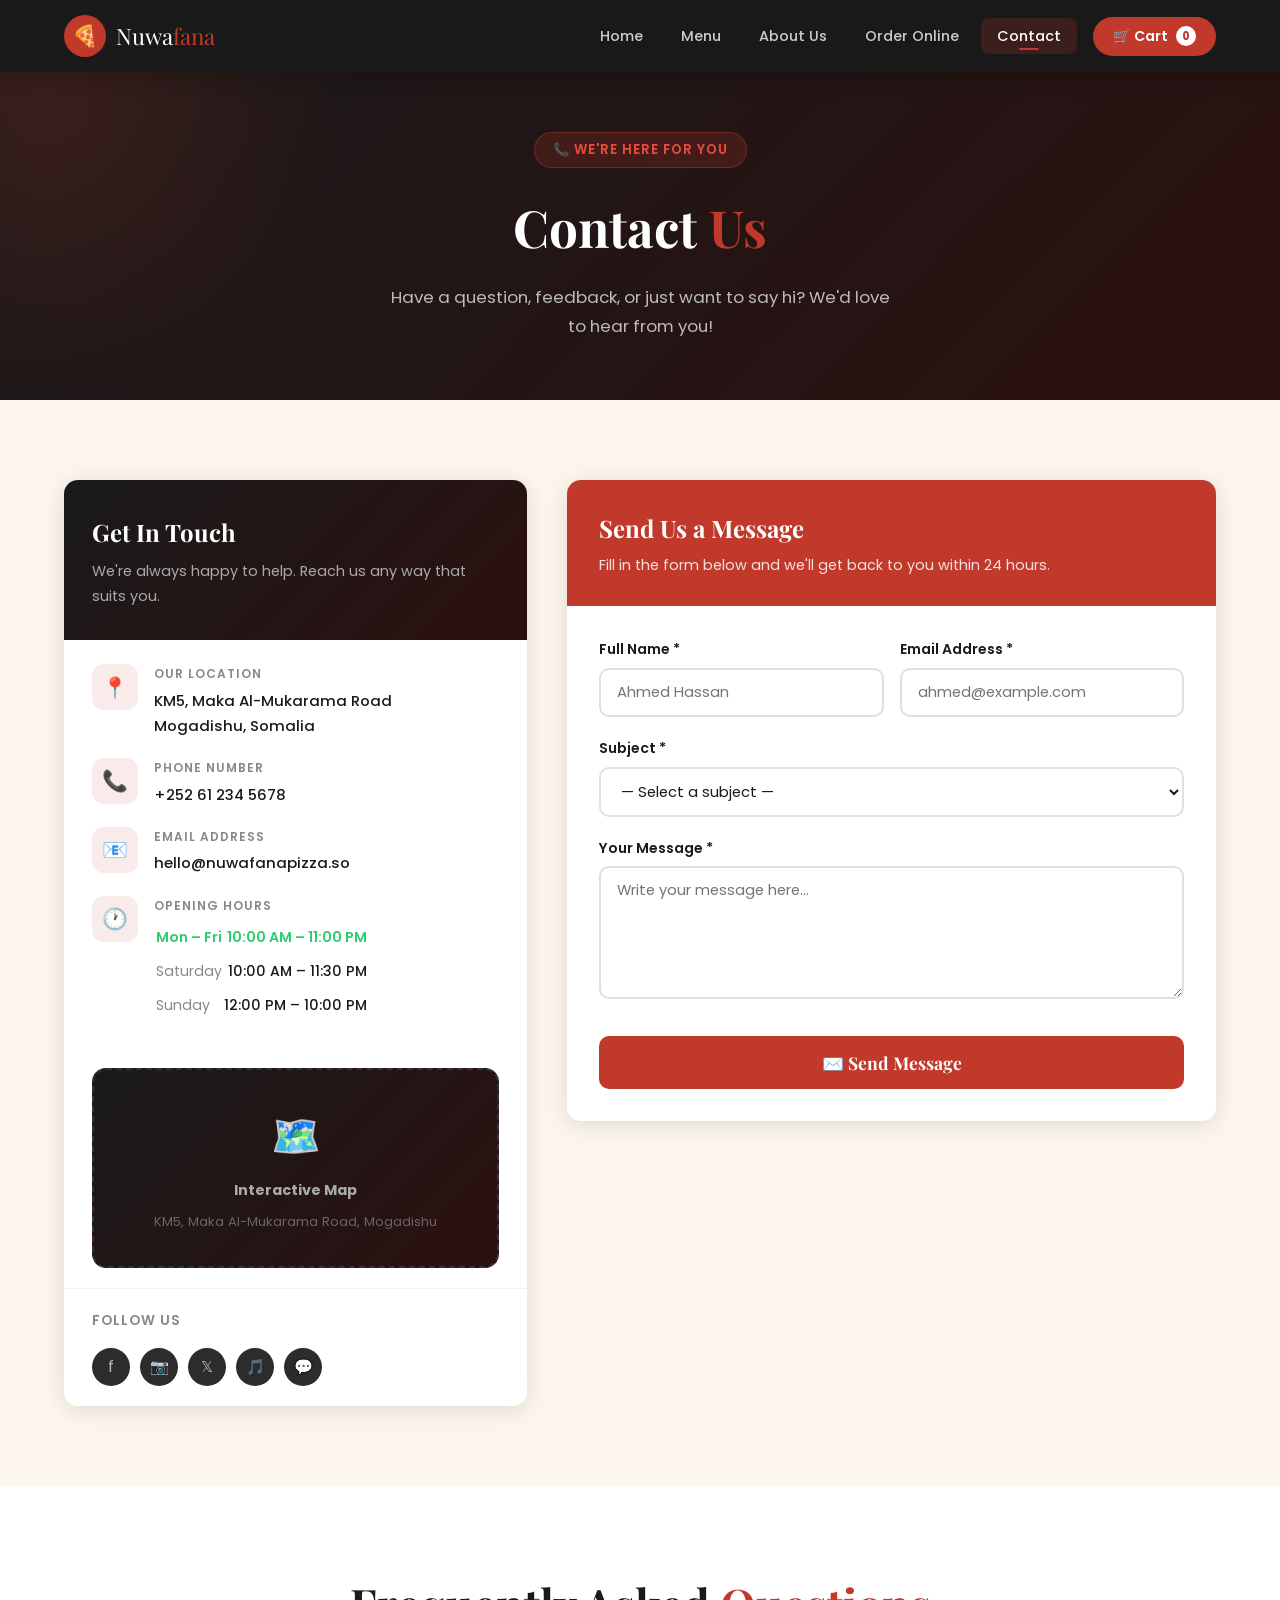
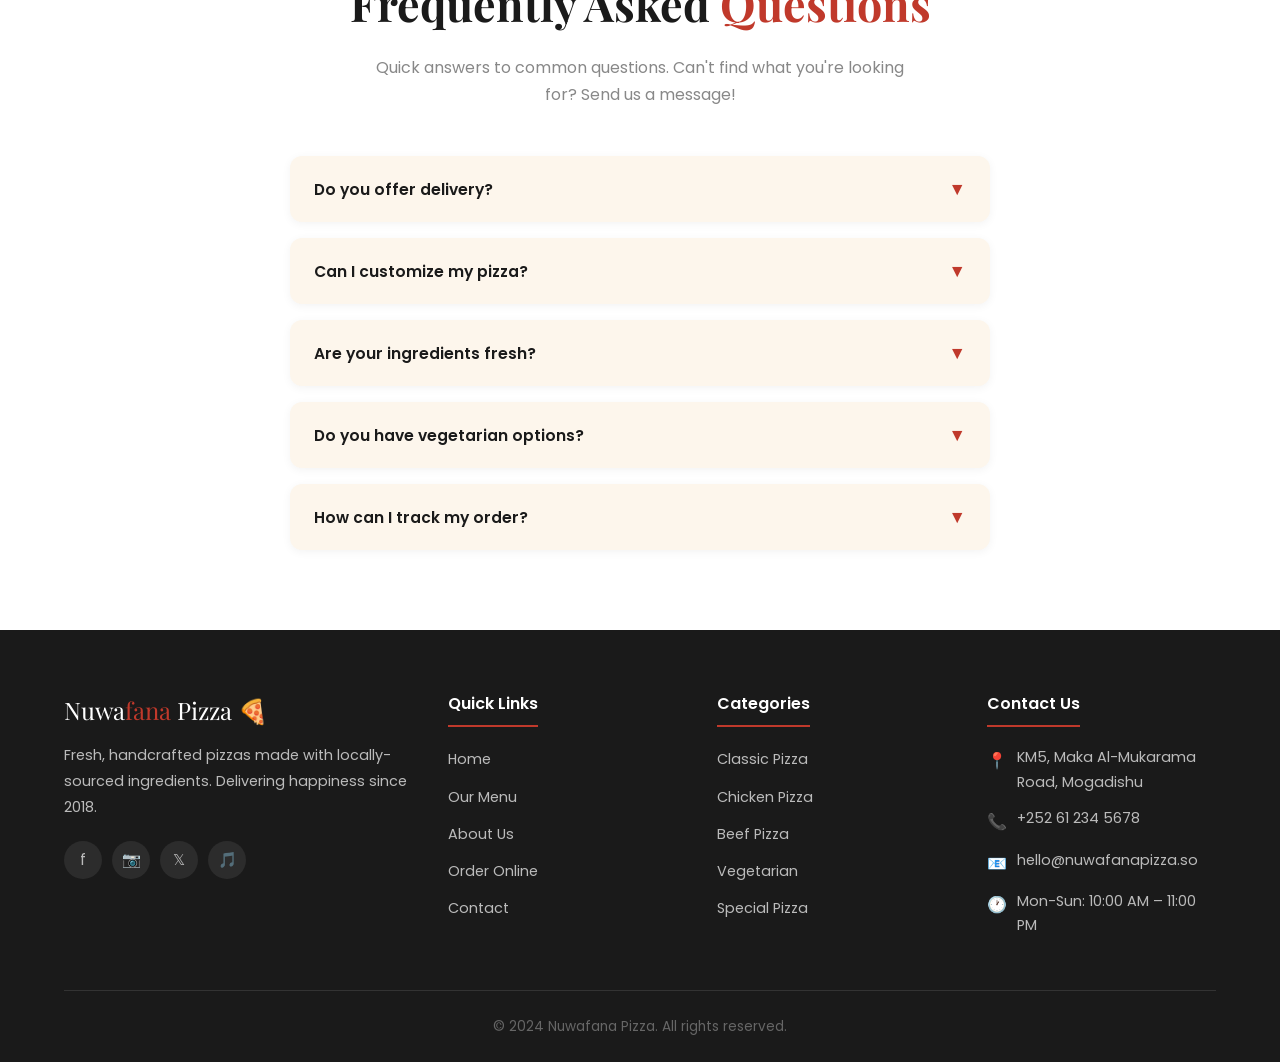
<file: suldaano/nuwafana-pizza/contact.html>
<!DOCTYPE html>
<html lang="en">

<head>
    <meta charset="UTF-8" />
    <meta name="viewport" content="width=device-width, initial-scale=1.0" />
    <title>Contact Us — Nuwafana Pizza</title>
    <meta name="description"
        content="Contact Nuwafana Pizza. Find our phone number, email, location, and opening hours. Or send us a message using our contact form." />
    <link rel="stylesheet" href="css/style.css" />
    <style>
        /* ── CONTACT-SPECIFIC STYLES ── */
        .contact-layout {
            background: var(--cream);
        }

        .contact-layout .container {
            display: grid;
            grid-template-columns: 1fr 1.4fr;
            gap: 40px;
            align-items: start;
        }

        /* Info Cards */
        .contact-info-card {
            background: var(--white);
            border-radius: var(--radius);
            overflow: hidden;
            box-shadow: var(--shadow);
        }

        .cic-header {
            background: linear-gradient(135deg, var(--black) 0%, #2c1010 100%);
            padding: 32px 28px;
            color: var(--white);
        }

        .cic-header h2 {
            font-family: var(--font-heading);
            font-size: 1.5rem;
            margin-bottom: 6px;
        }

        .cic-header p {
            color: #aaa;
            font-size: 0.9rem;
        }

        .cic-items {
            padding: 24px 28px;
            display: flex;
            flex-direction: column;
            gap: 20px;
        }

        .cic-item {
            display: flex;
            align-items: flex-start;
            gap: 16px;
        }

        .cic-item-icon {
            width: 46px;
            height: 46px;
            background: rgba(192, 57, 43, 0.1);
            border-radius: 12px;
            display: flex;
            align-items: center;
            justify-content: center;
            font-size: 1.3rem;
            flex-shrink: 0;
        }

        .cic-item-label {
            font-size: 0.75rem;
            font-weight: 600;
            text-transform: uppercase;
            letter-spacing: 1px;
            color: var(--gray);
            margin-bottom: 3px;
        }

        .cic-item-value {
            font-size: 0.93rem;
            font-weight: 500;
            color: var(--black);
        }

        .cic-item-value a {
            color: var(--black);
            transition: var(--transition);
        }

        .cic-item-value a:hover {
            color: var(--red);
        }

        /* Opening Hours */
        .hours-table {
            width: 100%;
            margin-top: 4px;
        }

        .hours-table tr td {
            font-size: 0.88rem;
            padding: 4px 0;
        }

        .hours-table .day {
            color: var(--gray);
        }

        .hours-table .time {
            text-align: right;
            font-weight: 500;
        }

        .hours-table .today .day,
        .hours-table .today .time {
            color: #2ecc71;
            font-weight: 600;
        }

        /* Social Links in contact */
        .cic-social {
            padding: 20px 28px;
            border-top: 1px solid #f0f0f0;
        }

        .cic-social h4 {
            font-size: 0.85rem;
            font-weight: 600;
            color: var(--gray);
            text-transform: uppercase;
            letter-spacing: 1px;
            margin-bottom: 12px;
        }

        .cic-social .social-links {
            gap: 10px;
        }

        /* Map Placeholder */
        .map-placeholder {
            background: linear-gradient(135deg, #1a1a1a 0%, #2c1010 100%);
            border-radius: var(--radius);
            height: 200px;
            display: flex;
            flex-direction: column;
            align-items: center;
            justify-content: center;
            color: #666;
            font-size: 0.9rem;
            text-align: center;
            margin: 20px 28px;
            border: 2px dashed #333;
            gap: 8px;
        }

        .map-placeholder .map-icon {
            font-size: 2.5rem;
        }

        .map-placeholder strong {
            color: #aaa;
        }

        /* Contact Form */
        .contact-form-box {
            background: var(--white);
            border-radius: var(--radius);
            box-shadow: var(--shadow);
            overflow: hidden;
        }

        .cfb-header {
            background: var(--red);
            padding: 28px 32px;
            color: var(--white);
        }

        .cfb-header h2 {
            font-family: var(--font-heading);
            font-size: 1.5rem;
            margin-bottom: 4px;
        }

        .cfb-header p {
            opacity: 0.85;
            font-size: 0.9rem;
        }

        .cfb-body {
            padding: 32px;
        }

        .form-row {
            display: grid;
            grid-template-columns: 1fr 1fr;
            gap: 16px;
        }

        .submit-btn {
            width: 100%;
            padding: 15px;
            background: var(--red);
            color: var(--white);
            border: none;
            border-radius: 10px;
            font-family: var(--font-heading);
            font-size: 1.1rem;
            font-weight: 700;
            cursor: pointer;
            transition: var(--transition);
            margin-top: 8px;
        }

        .submit-btn:hover {
            background: var(--red-dark);
            transform: translateY(-2px);
        }

        /* Success Message */
        .contact-success {
            display: none;
            background: linear-gradient(135deg, #e8f8f0 0%, #d4efdf 100%);
            border: 2px solid #2ecc71;
            border-radius: var(--radius);
            padding: 32px;
            text-align: center;
        }

        .contact-success .success-icon {
            font-size: 3rem;
            margin-bottom: 14px;
        }

        .contact-success h3 {
            font-family: var(--font-heading);
            font-size: 1.4rem;
            color: var(--black);
            margin-bottom: 8px;
        }

        .contact-success p {
            color: #555;
            font-size: 0.92rem;
            line-height: 1.7;
        }

        @media (max-width: 900px) {
            .contact-layout .container {
                grid-template-columns: 1fr;
            }

            .form-row {
                grid-template-columns: 1fr;
            }
        }
    </style>
</head>

<body>

    <!-- ===== NAVIGATION ===== -->
    <nav class="navbar">
        <div class="container">
            <a href="index.html" class="nav-logo">
                <div class="logo-icon">🍕</div>
                <div class="logo-text">Nuwa<span>fana</span></div>
            </a>
            <ul class="nav-menu" id="navMenu">
                <li><a href="index.html" class="nav-link">Home</a></li>
                <li><a href="menu.html" class="nav-link">Menu</a></li>
                <li><a href="about.html" class="nav-link">About Us</a></li>
                <li><a href="order.html" class="nav-link">Order Online</a></li>
                <li><a href="contact.html" class="nav-link">Contact</a></li>
                <li>
                    <button class="nav-cart-btn" onclick="window.location.href='order.html'">
                        🛒 Cart <span class="cart-count">0</span>
                    </button>
                </li>
            </ul>
            <div class="nav-toggle" id="navToggle"><span></span><span></span><span></span></div>
        </div>
    </nav>

    <!-- ===== PAGE HERO ===== -->
    <section class="page-hero">
        <div class="container">
            <span class="hero-tag">📞 We're Here for You</span>
            <h1>Contact <span>Us</span></h1>
            <p>Have a question, feedback, or just want to say hi? We'd love to hear from you!</p>
        </div>
    </section>

    <!-- ===== CONTACT LAYOUT ===== -->
    <section class="section-padding contact-layout">
        <div class="container">

            <!-- ── LEFT: Info Card ── -->
            <div class="contact-info-card">
                <div class="cic-header">
                    <h2>Get In Touch</h2>
                    <p>We're always happy to help. Reach us any way that suits you.</p>
                </div>

                <div class="cic-items">
                    <div class="cic-item">
                        <div class="cic-item-icon">📍</div>
                        <div>
                            <div class="cic-item-label">Our Location</div>
                            <div class="cic-item-value">KM5, Maka Al-Mukarama Road<br>Mogadishu, Somalia</div>
                        </div>
                    </div>
                    <div class="cic-item">
                        <div class="cic-item-icon">📞</div>
                        <div>
                            <div class="cic-item-label">Phone Number</div>
                            <div class="cic-item-value"><a href="tel:+252612345678">+252 61 234 5678</a></div>
                        </div>
                    </div>
                    <div class="cic-item">
                        <div class="cic-item-icon">📧</div>
                        <div>
                            <div class="cic-item-label">Email Address</div>
                            <div class="cic-item-value"><a
                                    href="mailto:hello@nuwafanapizza.so">hello@nuwafanapizza.so</a></div>
                        </div>
                    </div>
                    <div class="cic-item">
                        <div class="cic-item-icon">🕐</div>
                        <div>
                            <div class="cic-item-label">Opening Hours</div>
                            <table class="hours-table">
                                <tr class="today">
                                    <td class="day">Mon – Fri</td>
                                    <td class="time">10:00 AM – 11:00 PM</td>
                                </tr>
                                <tr>
                                    <td class="day">Saturday</td>
                                    <td class="time">10:00 AM – 11:30 PM</td>
                                </tr>
                                <tr>
                                    <td class="day">Sunday</td>
                                    <td class="time">12:00 PM – 10:00 PM</td>
                                </tr>
                            </table>
                        </div>
                    </div>
                </div>

                <!-- Map Placeholder -->
                <div class="map-placeholder">
                    <div class="map-icon">🗺️</div>
                    <strong>Interactive Map</strong>
                    <span style="font-size:0.82rem;">KM5, Maka Al-Mukarama Road, Mogadishu</span>
                </div>

                <!-- Social -->
                <div class="cic-social">
                    <h4>Follow Us</h4>
                    <div class="social-links">
                        <a href="#" class="social-link" aria-label="Facebook">f</a>
                        <a href="#" class="social-link" aria-label="Instagram">📷</a>
                        <a href="#" class="social-link" aria-label="Twitter">𝕏</a>
                        <a href="#" class="social-link" aria-label="TikTok">🎵</a>
                        <a href="#" class="social-link" aria-label="WhatsApp">💬</a>
                    </div>
                </div>
            </div>

            <!-- ── RIGHT: Contact Form ── -->
            <div class="contact-form-box">
                <div class="cfb-header">
                    <h2>Send Us a Message</h2>
                    <p>Fill in the form below and we'll get back to you within 24 hours.</p>
                </div>

                <div class="cfb-body">
                    <!-- Form -->
                    <form id="contactForm" novalidate>
                        <div class="form-row">
                            <div class="form-group">
                                <label for="contactName">Full Name *</label>
                                <input type="text" id="contactName" class="form-control" placeholder="Ahmed Hassan"
                                    required />
                                <span class="error-msg">Please enter your name.</span>
                            </div>
                            <div class="form-group">
                                <label for="contactEmail">Email Address *</label>
                                <input type="email" id="contactEmail" class="form-control"
                                    placeholder="ahmed@example.com" required />
                                <span class="error-msg">Please enter a valid email.</span>
                            </div>
                        </div>

                        <div class="form-group">
                            <label for="contactSubject">Subject *</label>
                            <select id="contactSubject" class="form-control" required>
                                <option value="">— Select a subject —</option>
                                <option value="order">Order Inquiry</option>
                                <option value="feedback">Feedback & Reviews</option>
                                <option value="partnership">Business Partnership</option>
                                <option value="complaint">Complaint / Issue</option>
                                <option value="other">Other</option>
                            </select>
                            <span class="error-msg">Please select a subject.</span>
                        </div>

                        <div class="form-group">
                            <label for="contactMessage">Your Message *</label>
                            <textarea id="contactMessage" class="form-control" rows="5"
                                placeholder="Write your message here…" required style="resize:vertical;"></textarea>
                            <span class="error-msg">Please enter your message.</span>
                        </div>

                        <button type="submit" class="submit-btn">✉️ Send Message</button>
                    </form>

                    <!-- Success Message (hidden until form submitted) -->
                    <div class="contact-success" id="contactSuccess">
                        <div class="success-icon">🎉</div>
                        <h3>Message Sent!</h3>
                        <p>
                            Thank you for reaching out to Nuwafana Pizza! We've received your message and will get back
                            to you within 24 hours. In the meantime, feel free to explore our menu or place an order!
                        </p>
                        <div style="display:flex;gap:12px;justify-content:center;flex-wrap:wrap;margin-top:20px;">
                            <a href="menu.html" class="btn btn-primary">Explore Menu</a>
                            <a href="order.html" class="btn btn-dark">Order Now</a>
                        </div>
                    </div>
                </div>
            </div>

        </div>
    </section>

    <!-- ===== FAQ SECTION ===== -->
    <section class="section-padding" style="background:var(--white);">
        <div class="container">
            <div class="text-center">
                <h2 class="section-title">Frequently Asked <span>Questions</span></h2>
                <p class="section-subtitle">Quick answers to common questions. Can't find what you're looking for? Send
                    us a message!</p>
            </div>

            <div style="max-width:700px;margin:0 auto;display:flex;flex-direction:column;gap:16px;" id="faqList">
                <!-- Rendered by JS -->
            </div>
        </div>
    </section>

    <!-- ===== FOOTER ===== -->
    <footer class="footer">
        <div class="container">
            <div class="footer-grid">
                <div class="footer-brand">
                    <div class="logo-text">Nuwa<span>fana</span> Pizza 🍕</div>
                    <p>Fresh, handcrafted pizzas made with locally-sourced ingredients. Delivering happiness since 2018.
                    </p>
                    <div class="social-links" style="margin-top:20px;">
                        <a href="#" class="social-link">f</a>
                        <a href="#" class="social-link">📷</a>
                        <a href="#" class="social-link">𝕏</a>
                        <a href="#" class="social-link">🎵</a>
                    </div>
                </div>
                <div class="footer-col">
                    <h4>Quick Links</h4>
                    <ul>
                        <li><a href="index.html">Home</a></li>
                        <li><a href="menu.html">Our Menu</a></li>
                        <li><a href="about.html">About Us</a></li>
                        <li><a href="order.html">Order Online</a></li>
                        <li><a href="contact.html">Contact</a></li>
                    </ul>
                </div>
                <div class="footer-col">
                    <h4>Categories</h4>
                    <ul>
                        <li><a href="menu.html">Classic Pizza</a></li>
                        <li><a href="menu.html">Chicken Pizza</a></li>
                        <li><a href="menu.html">Beef Pizza</a></li>
                        <li><a href="menu.html">Vegetarian</a></li>
                        <li><a href="menu.html">Special Pizza</a></li>
                    </ul>
                </div>
                <div class="footer-col">
                    <h4>Contact Us</h4>
                    <div class="footer-contact-item"><span class="icon">📍</span><span>KM5, Maka Al-Mukarama Road,
                            Mogadishu</span></div>
                    <div class="footer-contact-item"><span class="icon">📞</span><span>+252 61 234 5678</span></div>
                    <div class="footer-contact-item"><span class="icon">📧</span><span>hello@nuwafanapizza.so</span>
                    </div>
                    <div class="footer-contact-item"><span class="icon">🕐</span><span>Mon-Sun: 10:00 AM – 11:00
                            PM</span></div>
                </div>
            </div>
            <div class="footer-bottom">
                <p>© 2024 Nuwafana Pizza. All rights reserved.</p>
            </div>
        </div>
    </footer>

    <script src="js/script.js"></script>
    <script>
        // ─── FAQ Data ─────────────────────────────────────────────────────────────
        const faqs = [
            { q: 'Do you offer delivery?', a: 'Yes! We deliver to all areas of Mogadishu. Orders above $25 get free delivery. Estimated delivery time is 25–30 minutes.' },
            { q: 'Can I customize my pizza?', a: 'Absolutely! When ordering online, you can choose your pizza size, crust type, and add extra toppings to your liking.' },
            { q: 'Are your ingredients fresh?', a: 'Yes! We source all our vegetables, herbs, and meats from local Somali farms and suppliers every morning. No frozen shortcuts.' },
            { q: 'Do you have vegetarian options?', a: 'Yes! We have a dedicated Vegetarian Pizza category with options like Garden Fresh and Spinach & Artichoke.' },
            { q: 'How can I track my order?', a: 'After placing your order, you\'ll receive a confirmation with an order ID. Call us at +252 61 234 5678 to track your order status.' },
        ];

        // ─── Render FAQs ──────────────────────────────────────────────────────────
        const faqList = document.getElementById('faqList');
        faqs.forEach((faq, i) => {
            faqList.innerHTML += `
        <div style="background:var(--cream);border-radius:12px;overflow:hidden;box-shadow:0 2px 10px rgba(0,0,0,0.05);">
          <button
            style="width:100%;text-align:left;padding:20px 24px;background:transparent;border:none;font-family:var(--font-body);font-size:0.97rem;font-weight:600;color:var(--black);cursor:pointer;display:flex;justify-content:space-between;align-items:center;gap:12px;"
            onclick="toggleFaq(this, ${i})"
            aria-expanded="false"
            id="faqBtn${i}"
          >
            ${faq.q}
            <span id="faqArrow${i}" style="color:var(--red);font-size:1.1rem;transition:transform 0.3s;">▼</span>
          </button>
          <div id="faqAnswer${i}" style="display:none;padding:0 24px 20px;color:#555;font-size:0.9rem;line-height:1.8;">
            ${faq.a}
          </div>
        </div>
      `;
        });

        function toggleFaq(btn, idx) {
            const answer = document.getElementById(`faqAnswer${idx}`);
            const arrow = document.getElementById(`faqArrow${idx}`);
            const isOpen = answer.style.display === 'block';
            answer.style.display = isOpen ? 'none' : 'block';
            arrow.style.transform = isOpen ? 'rotate(0deg)' : 'rotate(180deg)';
            btn.setAttribute('aria-expanded', !isOpen);
        }

        // ─── Contact Form Submit ───────────────────────────────────────────────────
        document.getElementById('contactForm').addEventListener('submit', e => {
            e.preventDefault();
            const form = e.target;

            // Validate required fields
            const fields = form.querySelectorAll('[required]');
            let valid = true;
            fields.forEach(f => { if (!validateField(f)) valid = false; });

            if (!valid) {
                showToast('⚠️ Please fill in all required fields correctly.');
                return;
            }

            // Show success message
            form.style.display = 'none';
            document.getElementById('contactSuccess').style.display = 'block';
        });
    </script>
</body>

</html>
</file>
<file: suldaano/nuwafana-pizza/css/style.css>
/* ===================================================
   NUWAFANA PIZZA — Global Stylesheet
   Colors: #C0392B (red), #1A1A1A (black), #FFF (white), #FDF6EC (cream)
   =================================================== */

/* --- Google Fonts Import --- */
@import url('https://fonts.googleapis.com/css2?family=Playfair+Display:wght@700;900&family=Poppins:wght@300;400;500;600;700&display=swap');

/* --- CSS Custom Properties --- */
:root {
  --red: #C0392B;
  --red-dark: #962d22;
  --red-light: #e74c3c;
  --black: #1A1A1A;
  --black-soft: #2c2c2c;
  --white: #ffffff;
  --cream: #FDF6EC;
  --cream-dark: #f0e6d3;
  --gray: #888888;
  --gray-light: #f5f5f5;
  --shadow: 0 4px 24px rgba(0,0,0,0.12);
  --shadow-hover: 0 8px 40px rgba(192,57,43,0.22);
  --radius: 14px;
  --font-heading: 'Playfair Display', serif;
  --font-body: 'Poppins', sans-serif;
  --transition: all 0.3s ease;
  --nav-height: 72px;
}

/* --- Reset & Base --- */
*, *::before, *::after { box-sizing: border-box; margin: 0; padding: 0; }

html { scroll-behavior: smooth; }

body {
  font-family: var(--font-body);
  background: var(--white);
  color: var(--black);
  line-height: 1.7;
  overflow-x: hidden;
}

img { max-width: 100%; display: block; object-fit: cover; }

a { text-decoration: none; color: inherit; }

ul { list-style: none; }

/* --- Utility Classes --- */
.container { max-width: 1200px; margin: 0 auto; padding: 0 24px; }
.text-center { text-align: center; }
.section-padding { padding: 80px 0; }

.section-title {
  font-family: var(--font-heading);
  font-size: clamp(1.8rem, 4vw, 2.8rem);
  color: var(--black);
  margin-bottom: 12px;
}

.section-title span { color: var(--red); }

.section-subtitle {
  color: var(--gray);
  font-size: 1rem;
  margin-bottom: 48px;
  max-width: 560px;
  margin-left: auto;
  margin-right: auto;
}

/* --- Buttons --- */
.btn {
  display: inline-flex;
  align-items: center;
  gap: 8px;
  padding: 13px 30px;
  border-radius: 50px;
  font-family: var(--font-body);
  font-weight: 600;
  font-size: 0.95rem;
  cursor: pointer;
  transition: var(--transition);
  border: 2px solid transparent;
}

.btn-primary {
  background: var(--red);
  color: var(--white);
  box-shadow: 0 4px 16px rgba(192,57,43,0.35);
}
.btn-primary:hover {
  background: var(--red-dark);
  transform: translateY(-2px);
  box-shadow: var(--shadow-hover);
}

.btn-outline {
  background: transparent;
  color: var(--white);
  border-color: var(--white);
}
.btn-outline:hover {
  background: var(--white);
  color: var(--red);
  transform: translateY(-2px);
}

.btn-dark {
  background: var(--black);
  color: var(--white);
}
.btn-dark:hover {
  background: var(--black-soft);
  transform: translateY(-2px);
}

/* ===================================================
   NAVIGATION BAR
   =================================================== */
.navbar {
  position: fixed;
  top: 0; left: 0; right: 0;
  z-index: 1000;
  background: rgba(26, 26, 26, 0.97);
  backdrop-filter: blur(10px);
  height: var(--nav-height);
  display: flex;
  align-items: center;
  box-shadow: 0 2px 20px rgba(0,0,0,0.25);
}

.navbar .container {
  display: flex;
  align-items: center;
  justify-content: space-between;
  width: 100%;
}

.nav-logo {
  display: flex;
  align-items: center;
  gap: 10px;
}

.nav-logo .logo-icon {
  width: 42px;
  height: 42px;
  background: var(--red);
  border-radius: 50%;
  display: flex;
  align-items: center;
  justify-content: center;
  font-size: 1.3rem;
}

.nav-logo .logo-text {
  font-family: var(--font-heading);
  font-size: 1.4rem;
  color: var(--white);
  line-height: 1.1;
}

.nav-logo .logo-text span { color: var(--red); }

.nav-menu {
  display: flex;
  align-items: center;
  gap: 6px;
}

.nav-link {
  color: #ccc;
  font-size: 0.9rem;
  font-weight: 500;
  padding: 8px 16px;
  border-radius: 8px;
  transition: var(--transition);
  position: relative;
}

.nav-link:hover,
.nav-link.active {
  color: var(--white);
  background: rgba(192,57,43,0.2);
}

.nav-link.active::after {
  content: '';
  position: absolute;
  bottom: 4px; left: 50%;
  transform: translateX(-50%);
  width: 20px; height: 2px;
  background: var(--red);
  border-radius: 2px;
}

.nav-cart-btn {
  position: relative;
  background: var(--red);
  color: var(--white);
  border: none;
  border-radius: 50px;
  padding: 9px 20px;
  font-family: var(--font-body);
  font-weight: 600;
  font-size: 0.88rem;
  cursor: pointer;
  display: flex;
  align-items: center;
  gap: 8px;
  transition: var(--transition);
  margin-left: 10px;
}

.nav-cart-btn:hover { background: var(--red-dark); transform: scale(1.04); }

.cart-count {
  background: var(--white);
  color: var(--red);
  border-radius: 50%;
  width: 20px; height: 20px;
  font-size: 0.72rem;
  font-weight: 700;
  display: flex;
  align-items: center;
  justify-content: center;
}

/* Hamburger */
.nav-toggle {
  display: none;
  flex-direction: column;
  gap: 5px;
  cursor: pointer;
  padding: 8px;
}
.nav-toggle span {
  width: 26px; height: 2.5px;
  background: var(--white);
  border-radius: 4px;
  transition: var(--transition);
}

/* ===================================================
   FOOTER
   =================================================== */
.footer {
  background: var(--black);
  color: #bbb;
  padding: 60px 0 24px;
}

.footer-grid {
  display: grid;
  grid-template-columns: 1.5fr 1fr 1fr 1fr;
  gap: 40px;
  padding-bottom: 40px;
  border-bottom: 1px solid #333;
}

.footer-brand .logo-text {
  font-family: var(--font-heading);
  font-size: 1.5rem;
  color: var(--white);
  margin-bottom: 12px;
}
.footer-brand .logo-text span { color: var(--red); }
.footer-brand p { font-size: 0.9rem; line-height: 1.8; }

.footer-col h4 {
  color: var(--white);
  font-size: 1rem;
  font-weight: 600;
  margin-bottom: 18px;
  padding-bottom: 8px;
  border-bottom: 2px solid var(--red);
  display: inline-block;
}

.footer-col ul li { margin-bottom: 10px; }
.footer-col ul li a { font-size: 0.9rem; transition: var(--transition); }
.footer-col ul li a:hover { color: var(--red); padding-left: 4px; }

.footer-contact-item {
  display: flex;
  align-items: flex-start;
  gap: 10px;
  margin-bottom: 12px;
  font-size: 0.9rem;
}
.footer-contact-item .icon { color: var(--red); font-size: 1rem; margin-top: 2px; }

.social-links {
  display: flex;
  gap: 10px;
  margin-top: 16px;
}

.social-link {
  width: 38px; height: 38px;
  border-radius: 50%;
  background: #2c2c2c;
  display: flex;
  align-items: center;
  justify-content: center;
  font-size: 0.95rem;
  transition: var(--transition);
  color: #bbb;
}
.social-link:hover { background: var(--red); color: var(--white); transform: translateY(-3px); }

.footer-bottom {
  padding-top: 24px;
  text-align: center;
  font-size: 0.85rem;
  color: #666;
}

/* ===================================================
   PAGE HERO BANNER (reusable for inner pages)
   =================================================== */
.page-hero {
  background: linear-gradient(135deg, var(--black) 0%, #2c1010 100%);
  padding: calc(var(--nav-height) + 60px) 0 60px;
  text-align: center;
  position: relative;
  overflow: hidden;
}

.page-hero::before {
  content: '';
  position: absolute;
  top: -50%; left: -20%;
  width: 600px; height: 600px;
  background: radial-gradient(circle, rgba(192,57,43,0.18) 0%, transparent 70%);
  border-radius: 50%;
}

.page-hero .hero-tag {
  display: inline-block;
  background: rgba(192,57,43,0.2);
  color: var(--red-light);
  border: 1px solid rgba(192,57,43,0.4);
  border-radius: 50px;
  padding: 6px 18px;
  font-size: 0.82rem;
  font-weight: 600;
  letter-spacing: 1px;
  text-transform: uppercase;
  margin-bottom: 16px;
}

.page-hero h1 {
  font-family: var(--font-heading);
  font-size: clamp(2rem, 5vw, 3.2rem);
  color: var(--white);
  margin-bottom: 12px;
}

.page-hero h1 span { color: var(--red); }

.page-hero p {
  color: #bbb;
  font-size: 1.05rem;
  max-width: 520px;
  margin: 0 auto;
}

/* ===================================================
   PIZZA CARD (reusable)
   =================================================== */
.pizza-card {
  background: var(--white);
  border-radius: var(--radius);
  box-shadow: var(--shadow);
  overflow: hidden;
  transition: var(--transition);
  display: flex;
  flex-direction: column;
}

.pizza-card:hover {
  transform: translateY(-6px);
  box-shadow: var(--shadow-hover);
}

.pizza-card-img {
  width: 100%;
  height: 220px;
  object-fit: cover;
  transition: transform 0.4s ease;
}

.pizza-card:hover .pizza-card-img { transform: scale(1.05); }

.pizza-card-img-wrap {
  overflow: hidden;
  position: relative;
}

.pizza-badge {
  position: absolute;
  top: 12px; left: 12px;
  background: var(--red);
  color: var(--white);
  border-radius: 50px;
  padding: 4px 12px;
  font-size: 0.75rem;
  font-weight: 600;
}

.pizza-card-body {
  padding: 20px;
  flex: 1;
  display: flex;
  flex-direction: column;
}

.pizza-card-category {
  color: var(--red);
  font-size: 0.75rem;
  font-weight: 600;
  text-transform: uppercase;
  letter-spacing: 1px;
  margin-bottom: 6px;
}

.pizza-card-title {
  font-family: var(--font-heading);
  font-size: 1.2rem;
  color: var(--black);
  margin-bottom: 8px;
}

.pizza-card-desc {
  color: var(--gray);
  font-size: 0.87rem;
  margin-bottom: 16px;
  flex: 1;
}

.pizza-card-footer {
  display: flex;
  align-items: center;
  justify-content: space-between;
  gap: 8px;
}

.pizza-price {
  font-size: 1.25rem;
  font-weight: 700;
  color: var(--red);
}

.pizza-price-old {
  font-size: 0.85rem;
  color: var(--gray);
  text-decoration: line-through;
  margin-left: 4px;
}

.add-cart-btn {
  background: var(--red);
  color: var(--white);
  border: none;
  border-radius: 8px;
  padding: 9px 16px;
  font-size: 0.85rem;
  font-weight: 600;
  cursor: pointer;
  transition: var(--transition);
  display: flex;
  align-items: center;
  gap: 6px;
  font-family: var(--font-body);
}
.add-cart-btn:hover { background: var(--red-dark); }

/* ===================================================
   NOTIFICATION TOAST
   =================================================== */
.toast {
  position: fixed;
  bottom: 30px;
  right: 30px;
  background: var(--black);
  color: var(--white);
  padding: 14px 22px;
  border-radius: 10px;
  font-size: 0.9rem;
  font-weight: 500;
  box-shadow: 0 6px 24px rgba(0,0,0,0.3);
  z-index: 9999;
  display: flex;
  align-items: center;
  gap: 10px;
  transform: translateY(100px);
  opacity: 0;
  transition: all 0.4s cubic-bezier(0.34, 1.56, 0.64, 1);
}
.toast.show { transform: translateY(0); opacity: 1; }
.toast .toast-icon { color: #2ecc71; font-size: 1.1rem; }

/* ===================================================
   FORM ELEMENTS
   =================================================== */
.form-group {
  margin-bottom: 20px;
}

.form-group label {
  display: block;
  font-size: 0.88rem;
  font-weight: 600;
  margin-bottom: 6px;
  color: var(--black);
}

.form-control {
  width: 100%;
  padding: 12px 16px;
  border: 2px solid #e0e0e0;
  border-radius: 10px;
  font-family: var(--font-body);
  font-size: 0.92rem;
  color: var(--black);
  background: var(--white);
  transition: var(--transition);
  outline: none;
}

.form-control:focus {
  border-color: var(--red);
  box-shadow: 0 0 0 3px rgba(192,57,43,0.12);
}

.form-control.error { border-color: #e74c3c; }

.error-msg {
  color: #e74c3c;
  font-size: 0.8rem;
  margin-top: 4px;
  display: none;
}
.form-control.error + .error-msg { display: block; }

/* ===================================================
   SECTION: TESTIMONIALS
   =================================================== */
.testimonials-section { background: var(--cream); }

.testimonials-grid {
  display: grid;
  grid-template-columns: repeat(auto-fit, minmax(280px, 1fr));
  gap: 24px;
}

.testimonial-card {
  background: var(--white);
  border-radius: var(--radius);
  padding: 28px;
  box-shadow: var(--shadow);
  transition: var(--transition);
  border-left: 4px solid var(--red);
}
.testimonial-card:hover { transform: translateY(-4px); box-shadow: var(--shadow-hover); }

.testimonial-stars { color: #f39c12; margin-bottom: 12px; font-size: 1.1rem; }
.testimonial-text { color: #555; font-size: 0.92rem; font-style: italic; margin-bottom: 16px; }

.testimonial-author {
  display: flex;
  align-items: center;
  gap: 12px;
}

.testimonial-avatar {
  width: 46px; height: 46px;
  border-radius: 50%;
  background: var(--red);
  display: flex;
  align-items: center;
  justify-content: center;
  color: var(--white);
  font-weight: 700;
  font-size: 1.1rem;
}

.testimonial-name { font-weight: 600; font-size: 0.92rem; }
.testimonial-subtitle { color: var(--gray); font-size: 0.8rem; }

/* ===================================================
   OFFERS SECTION
   =================================================== */
.offer-card {
  background: linear-gradient(135deg, var(--red) 0%, #8b1a0e 100%);
  border-radius: var(--radius);
  padding: 32px;
  color: var(--white);
  text-align: center;
  position: relative;
  overflow: hidden;
}

.offer-card::before {
  content: '🍕';
  position: absolute;
  font-size: 5rem;
  opacity: 0.1;
  right: -10px; top: -10px;
}

.offer-card .offer-discount {
  font-size: 2.8rem;
  font-family: var(--font-heading);
  font-weight: 900;
  line-height: 1;
  margin-bottom: 6px;
}
.offer-card h3 { font-size: 1.1rem; margin-bottom: 8px; }
.offer-card p { font-size: 0.88rem; opacity: 0.85; margin-bottom: 18px; }
.offer-card .btn { background: var(--white); color: var(--red); border: none; }
.offer-card .btn:hover { background: var(--cream); }

/* ===================================================
   RESPONSIVE
   =================================================== */
@media (max-width: 992px) {
  .footer-grid { grid-template-columns: 1fr 1fr; }
}

@media (max-width: 768px) {
  .nav-menu {
    position: fixed;
    top: var(--nav-height);
    left: 0; right: 0;
    background: rgba(26,26,26,0.98);
    flex-direction: column;
    align-items: flex-start;
    padding: 20px 24px;
    gap: 4px;
    transform: translateY(-110%);
    transition: transform 0.35s ease;
    border-top: 1px solid #333;
  }

  .nav-menu.open { transform: translateY(0); }

  .nav-link { width: 100%; padding: 12px 16px; font-size: 1rem; }

  .nav-cart-btn { margin-left: 0; margin-top: 12px; }

  .nav-toggle { display: flex; }

  .footer-grid { grid-template-columns: 1fr; gap: 28px; }

  .section-padding { padding: 56px 0; }
}

@media (max-width: 480px) {
  .btn { padding: 11px 22px; font-size: 0.88rem; }
  .pizza-card-img { height: 180px; }
}
</file>
